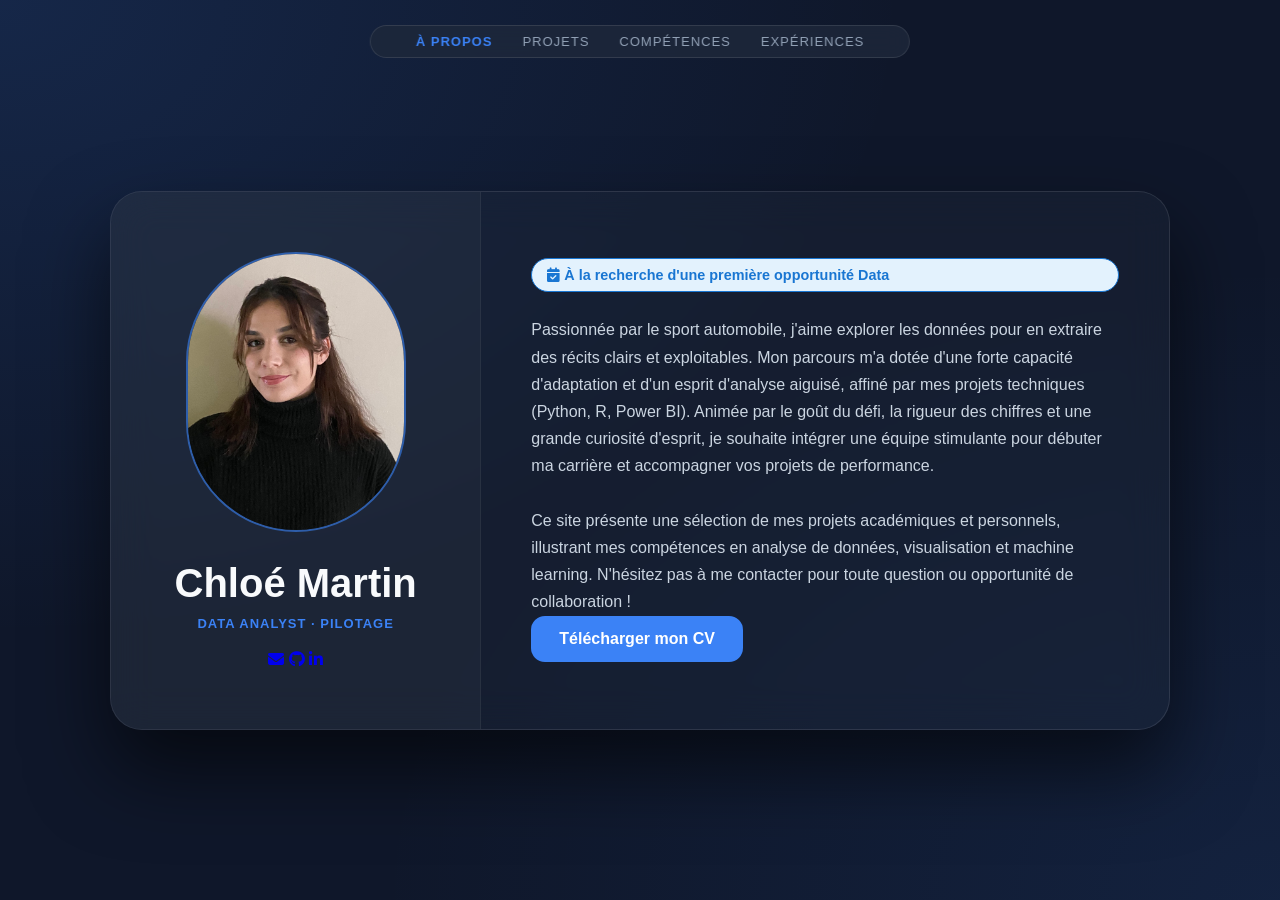
<file: index.html>
<!DOCTYPE html>
<html lang="fr">
<head>
  <meta charset="UTF-8" />
  <title>Chloé Martin — Portfolio</title>
  <meta name="viewport" content="width=device-width, initial-scale=1.0" />
  <link rel="stylesheet" href="style.css" />
  <link rel="stylesheet" href="https://cdnjs.cloudflare.com/ajax/libs/font-awesome/6.5.1/css/all.min.css">
</head>
<body>
    <nav class="navbar">
        <div class="nav-links">
            <a href="#home-page" id="link-home">À propos</a>
            <a href="#projects-page" id="link-projects">Projets</a>
            <a href="#process-page" id="link-process">En cours</a>
            <a href="#skills-page" id="link-skills">Compétences</a>
            <a href="#experience-page" id="link-experience">Expériences</a>
        </div>
    </nav>

    <section id="home-page">
        <main class="container">
            <section class="profile-card">
            <div class="left-col">
                <div class="img-wrapper">
                    <img src="images/moi.jpeg" alt="Chloé Martin" />
                </div>
                <h1>Chloé Martin</h1>
                <p class="roles">Data Analyst · Pilotage</p>

                <div class="social-links">
                    <a href="mailto:chloe_martin45@outlook.com" title="Email" target="_blank"><i class="fa-solid fa-envelope"></i></a>
                    <a href="https://github.com/ChloMartin45" target="_blank" title="GitHub"><i class="fa-brands fa-github"></i></a>
                    <a href="https://www.linkedin.com/in/chloé-martin-b72277300" target="_blank" title="LinkedIn"><i class="fa-brands fa-linkedin-in"></i></a>
                </div>
            </div>
        
            <div class="right-col">
                <div class="availability-badge">
                    <i class="fa-solid fa-calendar-check"></i> À la recherche d'une première opportunité Data
                </div>
            
                <p class="description">
                    Passionnée par le sport automobile, j'aime explorer les données pour en extraire des récits clairs et exploitables. Mon parcours m'a dotée d'une forte capacité d'adaptation et d'un esprit d'analyse aiguisé, affiné par mes projets techniques (Python, R, Power BI). Animée par le goût du défi, la rigueur des chiffres et une grande curiosité d'esprit, je souhaite intégrer une équipe stimulante pour débuter ma carrière et accompagner vos projets de performance.
                    <br><br>
                    Ce site présente une sélection de mes projets académiques et personnels, illustrant mes compétences en analyse de données, visualisation et machine learning. N'hésitez pas à me contacter pour toute question ou opportunité de collaboration !
                </p>
            
                <div class="actions">
                    <a href="assets/CV Chloé Martin.pdf" target="_blank" class="btn">Télécharger mon CV</a>
                </div>
            </div>
            </div>
            </section>
        </main>
    </section>

    <section id="projects-page" class="sub-page">

        <main class="container">
    
            <h3 class="section-title">Projets personnels & challenges</h3>
    
            <section class="profile-card project-box featured-project">
                <div class="left-col">
                    <div class="category-icon">
                        <i class="fa-solid fa-chart-pie"></i>
                    </div>
    
                    <span class="project-badge">Challenge Dataviz 2026</span>
    
                    <h2>Odissé Dataviz Challenge</h2>
    
                    <p class="roles">
                        R · Python · Dash · Plotly · Open Data
                    </p>
                </div>
    
                <div class="right-col">
                    <p class="description">
                        Comment les <strong>inégalités sociales et territoriales de santé</strong>
                        se combinent-elles avec l'accessibilité aux médecins généralistes
                        en France ?
                        <br><br>
    
                        Réalisé dans le cadre de l'<strong>Odissé Dataviz Challenge 2026</strong>,
                        ce projet croise plusieurs sources de données publiques afin
                        d'explorer les disparités de santé entre populations et territoires.
                        <br><br>
    
                        Les données sont préparées et analysées sous <strong>R</strong>,
                        puis intégrées dans une application interactive développée avec
                        <strong>Python, Dash et Plotly</strong>. L'application permet
                        d'explorer les inégalités sociales, les différences territoriales
                        d'accès aux soins et différents profils régionaux.
                    </p>
    
                    <div class="project-highlights">
                        <span><i class="fa-solid fa-database"></i> Données multi-sources</span>
                        <span><i class="fa-solid fa-map"></i> Analyse territoriale</span>
                        <span><i class="fa-solid fa-code"></i> R · Préparation des données</span>
                        <span><i class="fa-solid fa-code"></i> R · Classification exploratoire</span>
                        <span><i class="fa-solid fa-chart-column"></i> Python · Dataviz interactive</span>
                    </div>
    
                    <div class="actions-links">
                        <a
                            href="https://odisse-dataviz-challenge26-sante.onrender.com"
                            class="btn-project"
                            target="_blank"
                            rel="noopener noreferrer"
                        >
                            <i class="fa-solid fa-arrow-up-right-from-square"></i>
                            Explorer l'application
                        </a>
    
                        <a
                            href="https://github.com/ChloMartin45/Odisse_Challenge26"
                            class="sub-link project-source-link"
                            target="_blank"
                            rel="noopener noreferrer"
                        >
                            <i class="fa-brands fa-github"></i>
                            Code source
                        </a>
                    </div>
                </div>
            </section>
    
    
            <h3 class="section-title">Dans le cadre du master</h3>

            <section class="profile-card project-box">
                <div class="left-col">
                    <div class="category-icon"><i class="fa-solid fa-chart-line"></i></div>
                    <h2>Analyse Cyclable</h2>
                    <p class="roles">R · Dashboard · ACM · Clustering</p>
                    <p class="collab">En collaboration avec Rachel Mellot et Pierre Dumont-Roty</p>
                </div>
                <div class="right-col">
                    <p class="description">
                        Cette étude complète analyse les <strong>infrastructures cyclables et la sécurité routière</strong> dans l'Indre-et-Loire (37) à partir des données de l'Open Data University et de l'ONISR. 
                        <br><br>
                        Le projet combine un <strong>Dashboard interactif</strong> (cité comme exemple de réutilisation sur 
                        <a href="https://www.data.gouv.fr/fr/reuses/analyse-des-infrastructures-cyclables-et-securite-des-cyclistes-en-france/" target="_blank" class="collab-link">data.gouv.fr</a>) 
                        et une analyse statistique avancée. À travers une <strong>ACM et un clustering</strong>, nous avons identifié les profils types d'accidents pour proposer des mesures de prévention ciblées.
                    </p>
                    <div class="actions-links">
                        <a href="assets/Dashboard_Velo.html" class="btn-project" target="_blank" rel="noopener noreferrer">Consulter le Dashboard</a>
                        <a href="assets/Diapo_oral_ACM_Clustering.pdf" class="sub-link" target="_blank" rel="noopener noreferrer">Support Oral</a>
                        <a href="assets/Dossier_Velo.pdf" class="sub-link" target="_blank" rel="noopener noreferrer">Dossier PDF</a>
                    </div>
                </div>
            </section>

            <section class="profile-card project-box">
                <div class="left-col">
                    <div class="category-icon"><i class="fa-solid fa-chart-line"></i></div>
                    <h2>Analyse & Prédiction des AVC</h2>
                    <p class="roles">R · Classification · Régressions · Santé</p>
                </div>
                <div class="right-col">
                    <p class="description">
                        L'objectif de ce projet est d'automatiser la <strong>détection précoce du risque d'AVC</strong> en fonction du mode de vie et des antécédents médicaux. 
                        <br><br>
                        À l'aide du langage <strong>R</strong>, j'ai implémenté et comparé plusieurs algorithmes de classification supervisée : 
                        <strong>Analyses Discriminantes, Random Forest et Boosting</strong>. La performance a été évaluée via des 
                        métriques de précision et de <strong>robustesse</strong> (Recall/AUC) afin de minimiser les faux négatifs 
                        et garantir une identification optimale des patients à risque.
                    </p>
                    <div class="actions-links">
                        <a href="assets/Dossier_classifcation.pdf" class="btn-project" target="_blank" rel="noopener noreferrer">Rendu PDF</a>
                    </div>
                </div>
            </section>

            <section class="profile-card project-box">
                <div class="left-col">
                    <div class="category-icon"><i class="fa-brands fa-github"></i></div>
                    <h2>Web Scraping - Machine Learning</h2>
                    <p class="roles">Python · WebScraping · Machine Learning</p>
                    <p class="collab">
                        En collaboration avec 
                        <a href="https://github.com/MatDepussay" target="_blank" class="collab-link" target="_blank" rel="noopener noreferrer">Mathias Depussay</a>
                    </p>
                </div>
                <div class="right-col">
                    <p class="description">
                        Développement d'un pipeline complet de collecte et d'analyse de données sur <strong>AutoScout24</strong> via Selenium et GitHub Actions. 
                    L'objectif central est de fournir un outil d'aide à la décision capable de <strong>détecter automatiquement les bonnes affaires et de signaler les arnaques potentielles</strong>. 
                    Grâce à un nettoyage par Polars et des modèles XGBoost (R² > 0.75), l'application <strong>Streamlit</strong> compare les prix du marché en temps réel pour isoler les annonces dont le prix est incohérent.
                    </p>
                    <div class="actions-links">
                        <a href="https://github.com/ChloMartin45/Projet_WebScraping" class="btn-project" target="_blank" rel="noopener noreferrer"><i class="fa-brands fa-github"></i> Voir sur GitHub</a>
                        <a href="https://projetwebscraping-hzcurwshhbzidaao576kxr.streamlit.app" class="btn-project" target="_blank" rel="noopener noreferrer">Voir la démo</a>
                    </div>
                </div>
            </section>

            <section class="profile-card project-box">
                <div class="left-col">
                    <div class="category-icon"><i class="fa-brands fa-github"></i></div>
                    <h2>Supply Chain</h2>
                    <p class="roles">Python · Réseau · Gestion · Optimisation</p>
                    <p class="collab">
                        En collaboration avec 
                        <a href="https://github.com/MatDepussay" target="_blank" class="collab-link" target="_blank" rel="noopener noreferrer">Mathias Depussay</a>
                    </p>
                </div>
                <div class="right-col">
                    <p class="description">
                        Conception d'une application de <strong>modélisation et d'optimisation de réseaux hydrauliques</strong>. 
                        L'outil permet de simuler des scénarios critiques, comme l'assèchement de sources ou la saturation de canalisations, pour tester la résilience des infrastructures. 
                        Grâce à des algorithmes de <strong>flot maximal</strong> et une interface Streamlit interactive, AquaFlow identifie automatiquement les travaux prioritaires pour garantir l'approvisionnement en eau des villes à 100%.
                    </p>
                    <div class="actions-links">
                        <a href="https://github.com/MatDepussay/Projet04" class="btn-project"><i class="fa-brands fa-github" target="_blank" rel="noopener noreferrer"></i> Voir sur GitHub</a>
                        <a href="https://projetreseau-ckylrcfc2bbrxip2u4mapk.streamlit.app" class="btn-project" target="_blank" rel="noopener noreferrer">Voir la démo</a>
                    </div>
                </div>
            </section>

            <section class="profile-card project-box">
                <div class="left-col">
                    <div class="category-icon"><i class="fa-solid fa-users-viewfinder"></i></div>
                    <h2>Économétrie : Mobilité & Salaire</h2>
                    <p class="roles">R · Économétrie · Insee</p>
                    <p class="collab">
                        En collaboration avec 
                        <a href="https://github.com/Ilayda-git" target="_blank" class="collab-link">Ilayda Yilmaz</a> 
                        et 
                        <a href="https://github.com/Edccyy" target="_blank" class="collab-link">Thomas Barat</a>
                    </p>
                </div>
                <div class="right-col">
                    <p class="description">
                        Analyse de l'impact causal de la mobilité professionnelle externe sur les trajectoires salariales en France (Enquête Emploi Insee). 
                        Correction du biais d'auto-sélection par l'approche de <strong>Lewbel (2012)</strong> exploitant l'hétéroscédasticité via le package <strong>REndo</strong>.
                        <br><br>
                        <strong>Résultats clés :</strong> Mise en évidence d'un biais d'atténuation dans les modèles standards (<strong>MCO</strong>) et d'une forte hétérogénéité de genre (gains nettement plus élevés pour les hommes). La mobilité s'interprète ici comme un mécanisme de révélation et de valorisation des différences de capital humain.
                    </p>
                    <div class="actions-links">
                        <a href="https://github.com/Ilayda-git/Dossier3R" class="btn-project"><i class="fa-brands fa-github" target="_blank" rel="noopener noreferrer"></i> Voir sur GitHub</a>
                        <a href="assets/Dossier_3R.pdf" class="btn-project"><i class="fa-solid fa-file-lines" target="_blank" rel="noopener noreferrer"></i> Revue Économique</a>
                    </div>
                </div>
            </section>

            <section class="profile-card project-box">
                <div class="left-col">
                    <div class="category-icon"><i class="fa-solid fa-database"></i></div>
                    <h2>Économétrie</h2>
                    <p class="roles">R · Données de Panel</p>
                    <p class="collab">En collaboration avec Rachel Mellot et Pierre Dumont-Roty</p>
                </div>
                <div class="right-col">
                    <p class="description">
                        Dans le cadre de cette étude, nous avons mobilisé des données provenant de la base
                        World Development Indicators (WDI). La croissance économique, en tant qu'indicateur clé 
                        de la performance des économies, suscite un intérêt majeur pour les économistes, investisseurs 
                        et décideurs politiques. Cette analyse se concentre sur la comparaison de trois modèles économétriques : 
                        le modèle poolé, le modèle à effet aléatoire et le modèle within, afin de mieux comprendre les déterminants 
                        de la croissance du PIB et leurs implications.
                    </p>
                    <div class="actions-links">
                        <a href="assets/Projet_croissance_eco.pdf" class="btn-project" target="_blank" rel="noopener noreferrer">Rendu PDF</a>
                        <a href="assets/Projet_eco_html.html" class="btn-project" target="_blank" rel="noopener noreferrer">Version HTML</a>
                    </div>
                </div>
            </section>
        </main>
    </section>

    <section id="process-page" class="sub-page">

        <main class="container">

            <h3 class="section-title">Projets personnels</h3>
        </main>
    </section>

    <section id="skills-page" class="sub-page">

        <main class="skills-container">

            <div class="skills-grid">
                <div class="skill-card">
                    <i class="fa-brands fa-python icon"></i>
                    <h3>Python</h3>
                    <p class="packages">NumPy · Pandas · Polars ·  Matplotlib · Seaborn · Scikit-Learn · Selenium · Streamlit · Dash-bootstrap</p>
                </div>
    
                <div class="skill-card">
                    <i class="fa-solid fa-r icon"></i>
                    <h3>Langage R</h3>
                    <p class="packages">Tidyverse · Ggplot2 · FactoMineR · Dplyr · Caret</p>
                </div>
    
                <div class="skill-card">
                    <i class="fa-solid fa-database icon"></i>
                    <h3>SQL</h3>
                    <p class="description">Requêtage complexe, jointures et gestion de bases de données relationnelles.</p>
                </div>
    
                <div class="skill-card">
                    <i class="fa-solid fa-code icon"></i>
                    <h3>Développement Web</h3>
                    <p class="packages">HTML5 · CSS </p>
                </div>

                <div class="skill-card">
                    <i class="fa-solid fa-file-excel icon"></i>
                    <h3>Bureautique</h3>
                    <p class="packages">Microsoft Office Suite · Excel avancé · Power Query · Power Pivot · VBA · Power BI </p>
                </div>

                <div class="skill-card">
                    <i class="fa-solid fa-pen-nib icon"></i>
                    <h3>Rédaction</h3>
                    <p class="packages">LaTeX · Markdown</p>
                </div>
                
                <div class="skill-card">
                    <i class="fa-solid fa-laptop-code icon"></i>
                    <h3>Versioning & Tools</h3>
                    <p class="packages">
                        <span class="tag">Git</span>
                        <span class="tag">GitHub</span>
                        <span class="tag">VsCode</span>
                        <span class="tag">DataCamp</span>
                    </p>
                </div>
                
                <div class="skill-card">
                    <i class="fa-solid fa-user-group icon"></i>
                    <h3>Hard Skills</h3>
                    <p class="description"> <span class="tag">Tansformation et Nettoyage de BD</span> <span class="tag">Data Visualisation</span> <span class="tag">Machine Learning</span> <span class="tag">IA</span><span class="tag">Statistiques & Probabilités</span> <span class="tag">Économétrie</span> <span class="tag">Analyse exploratoire</span> <span class="tag">Classification supervisée</span> <span class="tag">Classification non supervisée</span></p>
                </div>

                <div class="skill-card">
                    <i class="fa-solid fa-user-group icon"></i>
                    <h3>Soft Skills</h3>
                    <p class="description">Travail d'équipe · Esprit d'analyse · Esprit de synthèse · Adaptabilité · Autonomie</p>
                </div>
            </div>
        </main>
    </section>

    <section id="experience-page" class="sub-page">
    
        <main class="container">

            <h3 class="section-title">Stages d'études</h3>

            <section class="profile-card project-box">
                <div class="left-col">
                    <div class="category-icon">
                        <i class="fa-solid fa-person-military-pointing"></i>
                    </div>
            
                    <h2>État-major du CFOT</h2>
            
                    <p class="roles">
                        Stage · Assistant de Pilotage · Data Analyst
                    </p>
            
                    <p class="duration">Avril 2026 — Septembre 2026</p>
                    <p class="duration">Lille (59)</p>
                </div>
            
                <div class="right-col">
            
                    <p class="description">
                        Exploitation et fiabilisation de données opérationnelles afin
                        d'améliorer le <strong>suivi des engagements et le pilotage
                        des activités de la Force Terrestre</strong>.
                        <br><br>
            
                        <strong>Principales réalisations :</strong>
                        <br>
                        • Fiabilisation du calcul d'indicateurs de soutenabilité et
                        automatisation de traitements sous <strong>Excel / VBA</strong>.
                        <br>
                        • Harmonisation et consolidation de plusieurs sources de données
                        relatives aux engagements opérationnels.
                        <br>
                        • Construction de modèles et tableaux de bord <strong>Power BI</strong>
                        rapprochant programmation, exécution et indicateurs de pilotage.
                        <br><br>
            
                        <strong>Outils :</strong>
                        <span class="tag">Excel</span>
                        <span class="tag">VBA</span>
                        <span class="tag">Power Query</span>
                        <span class="tag">Power Pivot</span>
                        <span class="tag">Power BI</span>
                    </p>
            
                    <div class="memory-box">

                        <div class="memory-header">
                            <div class="memory-title">
                                <i class="fa-solid fa-graduation-cap"></i>
                                Mémoire de fin d'études
                            </div>
                    
                            <span class="confidential-badge">
                                <i class="fa-solid fa-lock"></i>
                                Confidentiel
                            </span>
                        </div>
                    
                        <p class="memory-question">
                            « Dans quelle mesure la fiabilisation, l’harmonisation et la modélisation 
                            de données hétérogènes permettent-elles d’optimiser le pilotage des 
                            activités et d’appuyer la prise de décision opérationnelle au sein 
                            de la Division Emploi Opérationnel du CFOT ? »
                        </p>
                    
                        <a  href="assets/Note_synthese_CFOT_Chloe_Martin.pdf"
                            class="memory-link"
                            target="_blank"
                            rel="noopener noreferrer">
                            <i class="fa-solid fa-file-lines"></i>
                            Lire la note de synthèse
                            <i class="fa-solid fa-arrow-right"></i>
                        </a>
                    
                    </div>
                </div>
            </section>

            <section class="profile-card project-box">
                <div class="left-col">
                    <div class="category-icon">
                        <i class="fa-solid fa-building-columns"></i>
                    </div>
            
                    <h2>Crédit Agricole Touraine Poitou</h2>
            
                    <p class="roles">
                        Stage · Assistant de Pilotage · Data Analyst
                    </p>
            
                    <p class="duration">Avril 2025 — Juillet 2025</p>
                    <p class="duration">Tours (37)</p>
                </div>
            
                <div class="right-col">
            
                    <p class="description">
                        Exploitation de la donnée pour améliorer le
                        <strong>pilotage de l'activité et le suivi de la conformité</strong>
                        au sein du Service Dépôts Partenaires Successions.
                        <br><br>
            
                        <strong>Principales réalisations :</strong>
                        <br>
                        • Fiabilisation et structuration de bases de données internes.
                        <br>
                        • Automatisation de reportings et de processus récurrents avec
                        <strong>Excel et VBA</strong>.
                        <br>
                        • Conception de tableaux de bord dynamiques et exploitation de
                        <strong>Business Objects</strong> pour le suivi de la conformité.
                        <br><br>
            
                        <strong>Outils :</strong>
                        <span class="tag">Excel</span>
                        <span class="tag">VBA</span>
                        <span class="tag">Business Objects</span>
                    </p>
            
                    <div class="memory-box">

                        <div class="memory-header">
                            <div class="memory-title">
                                <i class="fa-solid fa-graduation-cap"></i>
                                Mémoire de stage
                            </div>
                    
                            <span class="confidential-badge">
                                <i class="fa-solid fa-lock"></i>
                                Confidentiel
                            </span>
                        </div>
                    
                        <p class="memory-question">
                            « Comment utiliser les data pour booster la performance
                            de la Direction Bancaire Recouvrement Assurances et plus
                            spécifiquement du Service Dépôts Partenaires Successions ? »
                        </p>
                    
                        <a href="assets/Note_synthese_CATP_Chloe_Martin.pdf"
                           class="memory-link"
                           target="_blank"
                           rel="noopener noreferrer">
                            <i class="fa-solid fa-file-lines"></i>
                            Lire la note de synthèse
                            <i class="fa-solid fa-arrow-right"></i>
                        </a>
                    </div>
                </div>
            </section>

            <h3 class="section-title">Autres Expériences</h3>

            <section class="profile-card project-box">
                <div class="left-col">
                    <div class="category-icon"><i class="fa-solid fa-building-columns"></i></div>
                    <h2>Acadomia</h2>
                    <p class="roles">Job Étudiant · Professeur de mathématiques particulier</p>
                    <p class="duration">Octobre 2024 - Mars 2026</p>
                    <p class="duration">Tours (37)</p>
                </div>
                <div class="right-col">
                    <p class="description">
                        <strong>Missions :</strong> 
                        <br>
                        • Soutien scolaire en mathématiques pour des élèves de collège et lycée (de la 5ème à la 1ère).
                        <br>
                        • Adaptation des méthodes pédagogiques en fonction des besoins spécifiques de chaque élève.
                        <br>
                        • Création de supports de cours personnalisés pour faciliter la compréhension des concepts mathématiques.
                        <br><br>
                        <strong>Compétences aquises :</strong> <span class="tag">Latex</span> <span class="tag">Capacité d'adaptation</span> <span class="tag">Organisation</span><span class="tag">Écoute active</span> <span class="tag">Formation</span>
                    </p>
                </div>
            </section>

            <section class="profile-card project-box">
                <div class="left-col">
                    <div class="category-icon"><i class="fa-solid fa-building-columns"></i></div>
                    <h2>Restauration</h2>
                    <p class="roles">Job Étudiant · Hotel · Restaurant</p>
                    <p class="duration">Août 2020 - Août 2024</p>
                    <p class="duration">Orléans (45) 
                        <br> Chambord (41)
                        <br> Amboise (37)
                    </p>
                </div>
                <div class="right-col">
                    <p class="description">
                        <strong>Missions :</strong> 
                        <br>
                        • Service en salle et en terrasse dans des établissements hôteliers et de restauration différents (Holly's Diner, Hôtel Mercure, Château de Chambord).
                        <br>
                        • Gestion de la relation client, prise de commandes et coordination avec l'équipe de cuisine pour assurer un service fluide et de qualité.
                        <br>
                        • Adaptation à des environnements de travail dynamiques et exigeants, tout en maintenant un haut niveau de professionnalisme et de satisfaction client.
                        <br><br>
                        <strong>Compétences aquises :</strong> <span class="tag">Bon relationnel</span> <span class="tag">Gestion de stress</span> <span class="tag">Polyvalence</span> <span class="tag">Efficience</span> <span class="tag">Relation client</span> 
                    </p>
                </div>
            </section>

        </main>
    </section>

</body>
</html>
</file>
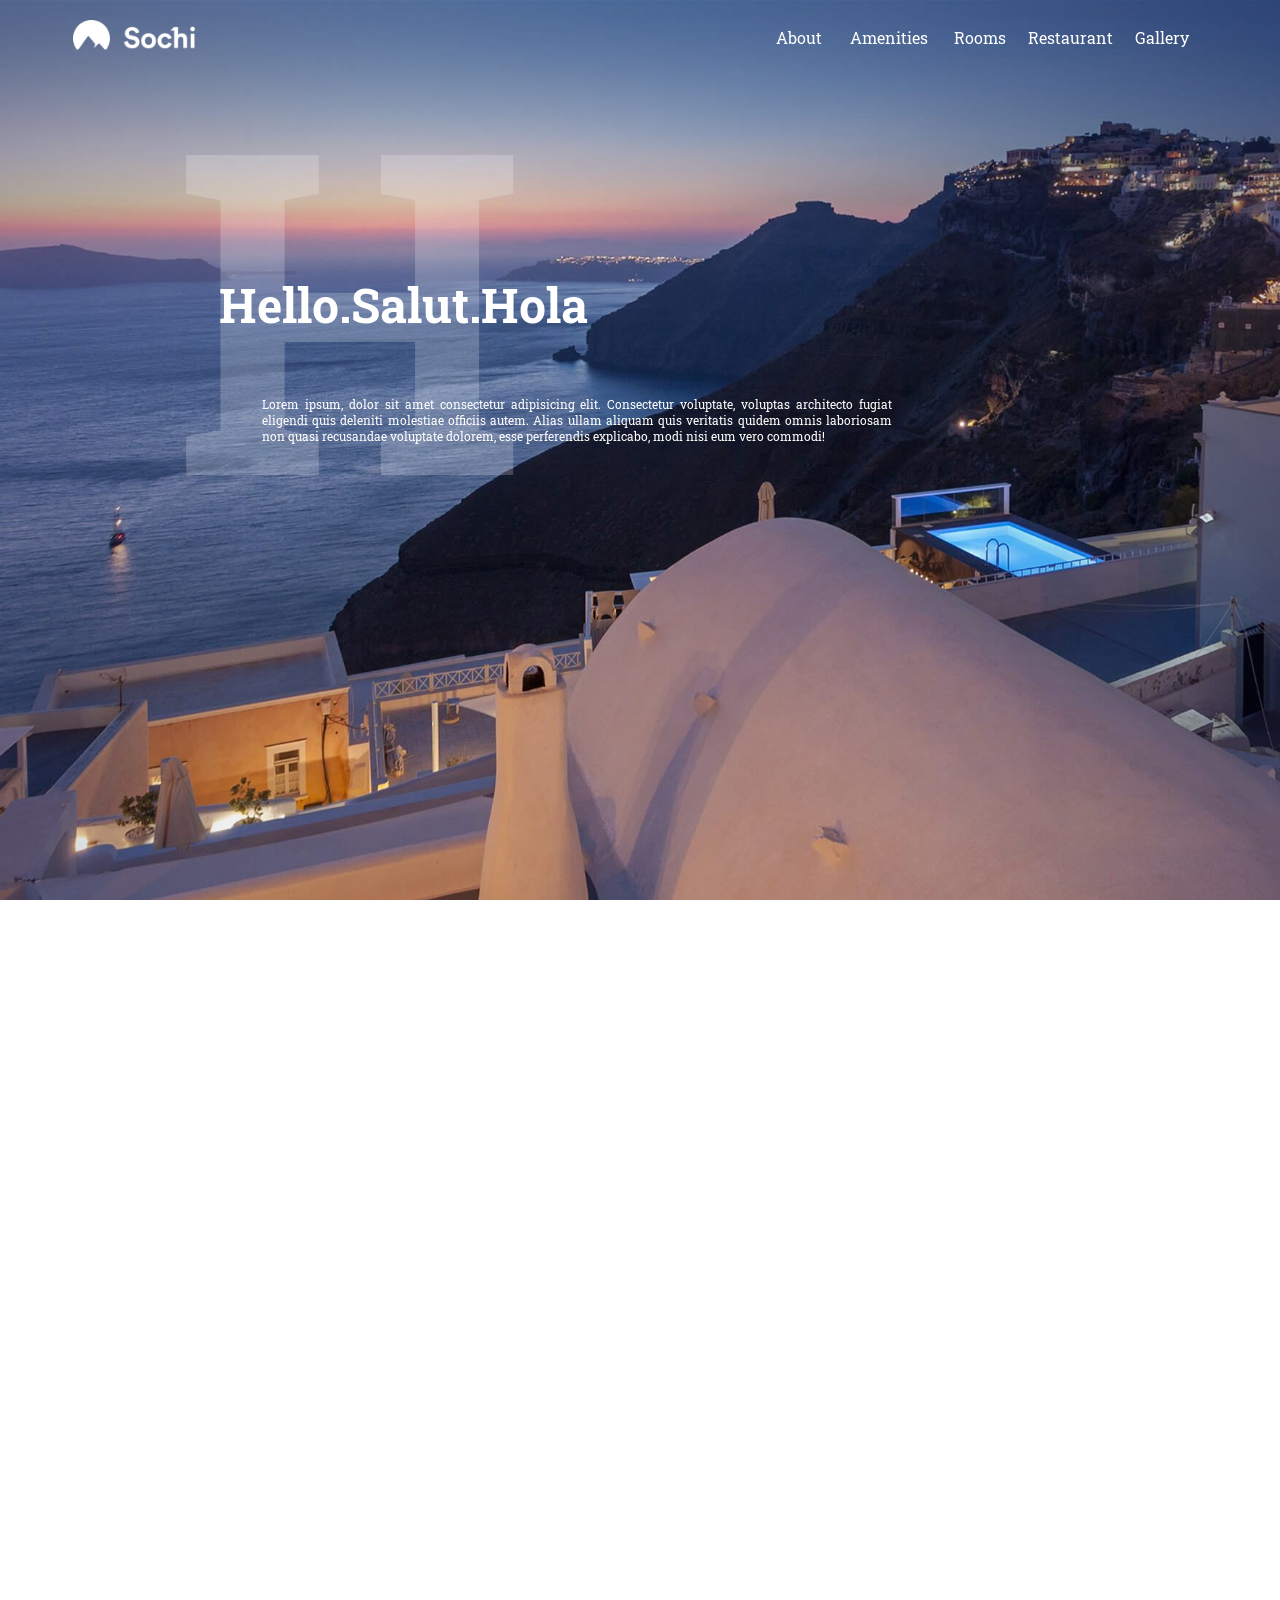
<file: EvaluationM1HTML/index.html>
<!DOCTYPE html>
<html lang="fr">
<head>
    <meta charset="UTF-8">
    <meta name="viewport" content="width=device-width, initial-scale=1.0">
    <title>Sochi</title>
    <link rel="stylesheet" href="styles.css">
    <link rel="stylesheet" href="https://pro.fontawesome.com/releases/v5.10.0/css/all.css"
    integrity="sha384-AYmEC3Yw5cVb3ZcuHtOA93w35dYTsvhLPVnYs9eStHfGJvOvKxVfELGroGkvsg+p"
    crossorigin="anonymous" />
</head>
<body>
    <section id="accueil">
    <header>
        <div class="logo"><img src="images/logo.png"></div>
        <nav class="nav-links">
            <a href="#about">About</a>
            <a href="#amenities">Amenities</a>
            <a href="#rooms">Rooms</a>
            <a href="#restaurant">Restaurant</a>
            <a href="#gallery">Gallery</a>
        </nav>
    </header>

    <main>
        <div class="H-content">
            <h1 class="title">Hello.Salut.Hola</h1>
            <p class="text-st3">Lorem ipsum, dolor sit amet consectetur adipisicing elit. Consectetur voluptate, voluptas architecto fugiat eligendi quis deleniti molestiae officiis autem. Alias ullam aliquam quis veritatis quidem omnis laboriosam non quasi recusandae voluptate dolorem, esse perferendis explicabo, modi nisi eum vero commodi!</p>
        </div>
    </main>
    </section>

    <section id="about">
        <div class="about-image">
            <img src="images/a1.jpg" class="image1">
            <img src="images/a2.jpg" class="image2">
        </div>
        <div class="about-text">
            <p class="sous-titre">RAISING COMFORT TO THE HIGHEST LEVEL</p>
            <h3>Welcome to Luviana Hotel Resort</h3>
            <p class="text1">Lorem ipsum dolor sit amet consectetur adipisicing elit. Placeat voluptatem reprehenderit unde, architecto eius, molestias reiciendis ex, eum aperiam molestiae autem dignissimos sed consectetur. Ipsam rem voluptate aperiam minus sint.</p>
            <p class="text2">Lorem ipsum dolor sit amet consectetur, adipisicing elit. Exercitationem labore inventore praesentium enim dicta ipsa commodi, consequatur id sequi beatae blanditiis quas iusto debitis optio sint quasi, soluta illo asperiores at saepe. Alias, ad enim?</p>
            <nav>
                <a href="#accueil">Home</a>
            </nav>
        </div>
    </section>

    <section id="amenities">
        <div class="background-con">
            <div class="overlay-text">
                <h3 class="sous-titre4">Our Amenities</h3>
                <p class="text-st">Lorem ipsum, dolor sit amet consectetur adipisicing elit. Inventore magni dolor molestiae eaque saepe! Similique vitae ea assumenda magnam aliquid aliquam accusamus at, nemo commodi eveniet quod fugiat, facere distinctio!</p>
                <div class="icon-list">
                    <p><i class="fas fa-swimming-pool"></i>Swimming pool</p>
                    <p><i class= "fas fa-ship"></i>Boat Tours</p>
                    <p> <i class="fas fa-water"></i>Diving & smorking</p>
                    <p> <i class="fas fa-dumbbell"></i>Gym & yogo</p>
                    <p> <i class="fas fa-swimmer"></i>Surfing Lessons</p>
                    <p> <i class="fas fa-umbrella-beach"></i>Private Beach</p>
                    <p> <i class= "fas fa-spa"></i>Spa & massage</p>
                    <p> <i class="fas fa-microphone"></i>Conference room</p>
                </div>
            </div>
            <a href="#accueil">Home</a>
        </div>
    </section>
    <section id="rooms">
        <header>
            <p class="sous-titre2">RAISING COMFORT TO THE HIGHEST LEVEL</p>
            <nav>
                <a href="#accueil">Home</a>
            </nav>
        </header>
        <main>
            <h3 class="room-title">Rooms $ Suites</h3>
            <div class="chambres">
                <div class="chambre1">
                <img src="images/r1.jpg" alt="">
                    <h3>Superior Soble Rooms</h3>
                    <p>$<span>129</span> /per night</p>
                </div>   
            
                <div class="chambre2">
                <img src="images/r2.jpg" alt="Chambre Confort">
                    <h3>Superior Soble Rooms</h3>
                    <p>$<span>129</span> /per night</p>
                </div>
        
                <div class="chambre3">
                <img src="images/r3.jpg" alt="Chambre Standard">
                    <h3>Superior Soble Rooms</h3>
                    <p>$<span>129</span> /per night</p>
                </div>
            </div>
        </main>
    </section>
    <section id="restaurant">
        <div class="restaurant-container">
        
            <div class="restaurant-image">
                <img src="images/re.jpg" alt="">
            </div>
    
            <div class="restaurant-content">
                <h3 class="sous-titre3">Our Restaurant</h3>
                <div class="button">
                    <p>Lorem, ipsum dolor sit amet consectetur adipisicing elit. Nesciunt corporis placeat, ab vero deleniti saepe veniam ad.</p>
                    <a href="#accueil">Home</a>
                </div>

                <div class="restaurant-gallery">
                    <div class="resto-item">
                        <img src="images/french-food.jpg" alt="">
                        <div class="overlay">
                            <h3>French Kitchen</h3>
                            <p>Lorem ipsum dolor sit, amet consectetur adipisicing elit. Esse dicta, quidem impedit velit ipsam tempore ut ullam expedita rem et labore atque doloribus consequuntur. Similique ullam tenetur molestiae aliquid delectus.</p>
                        </div>
                    </div>

                    <div class="resto-item">
                        <img src="images/mexican-food.jpg" alt="">
                        <div class="overlay">
                            <h3>Mexican Kitchen</h3>
                            <p>Lorem ipsum dolor sit, amet consectetur adipisicing elit. Esse dicta, quidem impedit velit ipsam tempore ut ullam expedita rem et labore atque doloribus consequuntur. Similique ullam tenetur molestiae aliquid delectus.</p>
                        </div>
                    </div>

                    <div class="resto-item">
                        <img src="images/italian-food.jpg" alt="">
                        <div class="overlay">
                            <h3>Italian Kitchen</h3>
                            <p>Lorem ipsum dolor sit, amet consectetur adipisicing elit. Esse dicta, quidem impedit velit ipsam tempore ut ullam expedita rem et labore atque doloribus consequuntur. Similique ullam tenetur molestiae aliquid delectus.</p>
                        </div>
                    </div>

                    <div class="resto-item">
                        <img src="images/deutch-food.jpg" alt="">
                        <div class="overlay">
                            <h3>Deutch Kitchen</h3>
                            <p>Lorem ipsum dolor sit, amet consectetur adipisicing elit. Esse dicta, quidem impedit velit ipsam tempore ut ullam expedita rem et labore atque doloribus consequuntur. Similique ullam tenetur molestiae aliquid delectus.</p>
                        </div>
                    </div>
                </div>
            </div>
    
        </div> 
    </section>
    <section id="gallery">
        <p class="sous-titre5">WELCOME TO OUR PHOTO GALLERY</p>
        <div class="header-gallery">
            <h3 class="title-gallery">Photo Gallery of Our Hotel</h3>
            <a href="#accueil">Home</a>
        </div>
        <div class="gallery">
            <!-- Inputs radio cachés -->
            <input type="radio" id="img1" name="gallery" checked>
            <input type="radio" id="img2" name="gallery">
            <input type="radio" id="img3" name="gallery">
            <input type="radio" id="img4" name="gallery">
            <input type="radio" id="img5" name="gallery">
            <input type="radio" id="img6" name="gallery">
            <input type="radio" id="img7" name="gallery">
            <input type="radio" id="img8" name="gallery">
        
            <div class="gallery-display">
                <label for="img1" class="gallery-item">
                    <img src="images/g1.jpg" alt="Image 1">
                </label>
                <label for="img2" class="gallery-item">
                    <img src="images/g2.jpg" alt="Image 2">
                </label>
                <label for="img3" class="gallery-item">
                    <img src="images/g3.jpg" alt="Image 3">
                </label>
                <label for="img4" class="gallery-item">
                    <img src="images/g4.jpg" alt="Image 4">
                </label>
                <label for="img5" class="gallery-item">
                    <img src="images/g5.jpg" alt="Image 5">
                </label>
                <label for="img6" class="gallery-item">
                    <img src="images/g6.jpg" alt="Image 6">
                </label>
                <label for="img7" class="gallery-item">
                    <img src="images/g7.jpg" alt="Image 7">
                </label>
                <label for="img8" class="gallery-item">
                    <img src="images/g8.jpg" alt="Image 8">
                </label>
            </div>
        </div>
        
    </section>
</body>
</html>
</file>
<file: style.css>
/* --- 1. BASE & RESET --- */
* {
    margin: 0; padding: 0; box-sizing: border-box;
    font-family: 'Inter', sans-serif;
}

body {
    background: #0f172a;
    color: #f8fafc;
    min-height: 100vh;
    overflow-y: auto;     
    overflow-x: hidden;
}

/* --- 2. LOGIQUE DE NAVIGATION --- */

#home-page {
    min-height: 100vh;
    width: 100%;
    display: flex;
    overflow: visible;
    justify-content: center;
    align-items: center;
    position: relative;
    background-image: radial-gradient(at 0% 0%, rgba(59, 130, 246, 0.15) 0px, transparent 50%),
                      radial-gradient(at 100% 100%, rgba(59, 130, 246, 0.1) 0px, transparent 50%);
}

.sub-page {
    height: 100vh;
    width: 100%;
    overflow-y: auto;     
    overflow-x: hidden;
    display: none;
    -webkit-overflow-scrolling: touch;
}

#home-page {
    display: flex; /* accueil visible par défaut */
}

/* Affichage dynamique des pages */
#projects-page:target, 
#process-page:target,
#skills-page:target,
#experience-page:target {
    display: block !important;
}

@media (max-width: 850px) {
    body {
        overflow-y: auto;
    }

    .sub-page {
        height: auto;
        min-height: 100vh;
        overflow: visible; /* ✅ clé */
        background: #0f172a;
    }
}

/* Masquer les liens de navigation vers la page en cours */ 

#link-process {
    display: none;
}

/* Masquer la section entière */
#process-page {
    display: none;
}



/* --- 3. NAVBAR UNIQUE --- */
@media (max-width: 400px) {
    .navbar {
        border-radius: 20px;
    }

    .nav-links a {
        margin: 0 8px;
        font-size: 11px;
    }
}
.navbar {
    position: fixed;
    top: 25px; left: 50%;
    transform: translateX(-50%);
    background: rgba(30, 41, 59, 0.8);
    backdrop-filter: blur(12px);
    border: 1px solid rgba(255, 255, 255, 0.1);
    border-radius: 100px;
    padding: 8px 30px;
    z-index: 5000;
    display: flex;
}

.nav-links {
    display: flex;
    flex-wrap: wrap;
    justify-content: center;
}

.nav-links a {
    text-decoration: none;
    color: #94a3b8;
    font-size: 13px;
    font-weight: 500;
    margin: 0 15px;
    transition: 0.3s;
    text-transform: uppercase;
    letter-spacing: 1px;
}

.nav-links a:hover { color: #3b82f6; }

/* LOGIQUE DE COULEUR DYNAMIQUE */
/* Par défaut, le lien "Accueil" est mis en avant */
#link-home { color: #3b82f6 !important; font-weight: 700; }

body:has(#projects-page:target) #link-home,
body:has(#process-page:target) #link-home,
body:has(#skills-page:target) #link-home,
body:has(#experience-page:target) #link-home{
    color: #94a3b8 !important;
    font-weight: 500;
}

body:has(#projects-page:target) #link-projects,
body:has(#process-page:target) #link-process,
body:has(#skills-page:target) #link-skills,
body:has(#experience-page:target) #link-experience {
    color: #3b82f6 !important;
    font-weight: 700;
}

/* Cacher l'accueil quand une sub-page est active */
body:has(#projects-page:target),
body:has(#process-page:target),
body:has(#skills-page:target),
body:has(#experience-page:target) {
    overflow-y: auto; /* scroll sur le body */
}

body:has(#projects-page:target) #home-page,
body:has(#process-page:target) #home-page,
body:has(#skills-page:target) #home-page,
body:has(#experience-page:target) #home-page {
    display: none; /* accueil invisible */
}


/* --- 4. CONTENEURS & CARTES (Harmonisation des pages Projets/Process) --- */

.container {
    width: 100%;
    max-width: 1100px;
    margin: 0 auto;
    padding: 140px 20px 80px;
}

.profile-card {
    background: rgba(30, 41, 59, 0.4);
    backdrop-filter: blur(20px);
    border: 1px solid rgba(255, 255, 255, 0.1);
    border-radius: 32px;
    display: flex;
    overflow: hidden;
    box-shadow: 0 40px 80px rgba(0, 0, 0, 0.6);
    width: 100%;
    margin-bottom: 40px;
}

.left-col {
    background: rgba(255, 255, 255, 0.03);
    padding: 60px 40px;
    flex: 0 0 clamp(260px, 35%, 380px);
    text-align: center;
    border-right: 1px solid rgba(255, 255, 255, 0.05);
    display: flex;
    flex-direction: column;
    justify-content: center;
    align-items: center;
}

.right-col {
    padding: 50px;
    flex: 1;
    display: flex;
    flex-direction: column;
    justify-content: center;
}

.availability-badge {
    background: #e3f2fd; /* Bleu très clair */
    color: #1976d2;    /* Bleu pro */
    padding: 8px 15px;
    border-radius: 20px;
    display: inline-block;
    font-weight: bold;
    font-size: 0.9rem;
    margin-bottom: 1.5rem;
    border: 1px solid #1976d2;
}


/* Un bouton secondaire pour l'équilibre */
.btn-outline {
    background: transparent;
    border: 2px solid #333;
    color: #333;
    margin-left: 10px;
}

/* --- 5. ÉLÉMENTS COMMUNS --- */

/* Photo de profil ovale (uniquement accueil) */
.img-wrapper img {
    width: min(220px, 100%);
    aspect-ratio: 11 / 14;
    border-radius: 110px;
    object-fit: cover;
    margin-bottom: 25px;
    border: 2px solid rgba(59, 130, 246, 0.6);
}

@media (max-width: 850px) {
    .img-wrapper img {
        width: 160px;
        aspect-ratio: 11 / 14;
        height: auto;
    }
}

h1 { font-size: 2.5rem; margin-bottom: 10px; }
h2 { font-size: 1.8rem; margin-bottom: 15px; color: #3b82f6; }

/* Badges de technologies / Rôles */
.roles { 
    color: #3b82f6; 
    font-weight: 700; 
    font-size: 13px;
    text-transform: uppercase;
    letter-spacing: 1px;
    margin-bottom: 20px; 
}

.description { font-size: 16px; line-height: 1.7; color: #cbd5e1; }

@media (max-width: 850px) {
    .description {
        font-size: 15px;
    }
}

/* Boutons & Liens */
.btn, .btn-project {
    display: inline-block;
    padding: 14px 28px;
    background: #3b82f6;
    color: #fff;
    text-decoration: none;
    border-radius: 14px;
    font-weight: 600;
    transition: 0.3s;
}

.btn:hover, .btn-project:hover {
    background: #2563eb;
    transform: translateY(-3px);
    box-shadow: 0 10px 20px rgba(59, 130, 246, 0.3);
}

.actions-links { display: flex; align-items: center; gap: 20px; margin-top: 25px; flex-wrap: wrap; }

.sub-link, .collab-link {
    color: #94a3b8;
    text-decoration: none;
    font-size: 14px;
    transition: 0.3s;
    border-bottom: 1px solid transparent;
}

.sub-link:hover, .collab-link:hover {
    color: #3b82f6;
    border-color: #3b82f6;
}

/* Éléments Spécifiques aux Projets */
.category-icon { font-size: 3.5rem; color: #3b82f6; margin-bottom: 15px; }
.collab { font-size: 13px; color: #64748b; margin-top: 15px; }

.status-badge {
    padding: 4px 12px;
    background: rgba(59, 130, 246, 0.15);
    border: 1px solid rgba(59, 130, 246, 0.4);
    color: #3b82f6;
    border-radius: 20px;
    font-size: 11px;
    font-weight: 700;
    text-transform: uppercase;
    margin-bottom: 10px;
    display: inline-block;
}


/* --- CONFIGURATION SKILLS PAGE --- */
/* On utilise le même conteneur que les projets pour l'alignement */
#skills-page .skills-container {
    max-width: 1100px;
    margin: 0 auto;
    padding: 140px 20px 80px; /* Aligné sur la navbar comme les projets */
}

/* Grille : 3 colonnes sur PC, s'adapte automatiquement */
#skills-page .skills-grid {
    display: grid;
    grid-template-columns: repeat(auto-fit, minmax(280px, 1fr));
    gap: 25px;
}

#skills-page .skill-card {
    background: rgba(30, 41, 59, 0.4);
    backdrop-filter: blur(20px);
    border: 1px solid rgba(255, 255, 255, 0.1);
    border-radius: 24px;
    padding: 35px;
    text-align: center;
    transition: all 0.3s ease;
    display: flex;
    flex-direction: column;
    align-items: center;
    justify-content: center;
}

#skills-page .skill-card:hover {
    transform: translateY(-5px);
    border-color: rgba(59, 130, 246, 0.5);
    background: rgba(30, 41, 59, 0.6);
}

#skills-page .skill-card .icon {
    font-size: 40px;
    color: #3b82f6;
    margin-bottom: 20px;
}

#skills-page .skill-card h3 {
    font-size: 20px;
    margin-bottom: 12px;
    color: #fff;
    letter-spacing: 1px;
}

#skills-page .packages {
    font-size: 14px;
    color: #3b82f6;
    font-weight: 600;
    line-height: 1.6;
}

#skills-page .description {
    font-size: 15px;
    color: #94a3b8;
    line-height: 1.6;
    }

#skills-page .tag {
    display: inline-block;
    background: rgba(59, 130, 246, 0.1);
    color: #3b82f6;
    padding: 2px 10px;
    border-radius: 6px;
    margin: 2px;
    font-size: 13px;
    border: 1px solid rgba(59, 130, 246, 0.3);
    }


/* --- STYLE DES BOX (Applicable à Projets et Expériences) --- */

/* Conteneur principal de la box */
.profile-card.project-box {
    background: rgba(30, 41, 59, 0.4); /* Fond sombre semi-transparent */
    backdrop-filter: blur(12px); /* Effet de flou en arrière-plan */
    border: 1px solid rgba(255, 255, 255, 0.1);
    border-radius: 32px;
    display: flex;
    width: 100%;
    max-width: 950px;
    margin: 0 auto 40px;
    overflow: hidden;
    transition: transform 0.3s ease, box-shadow 0.3s ease;
}

/* Effet au survol de la box */
.profile-card.project-box:hover {
    transform: translateY(-5px);
    box-shadow: 0 20px 40px rgba(0, 0, 0, 0.4);
    border-color: rgba(59, 130, 246, 0.4);
}

/* Colonne de gauche (Icône et Titre) */
.project-box .left-col {
    background: rgba(255, 255, 255, 0.03);
    padding: 40px;
    flex: 0 0 320px;
    display: flex;
    flex-direction: column;
    align-items: center;
    justify-content: center;
    text-align: center;
    border-right: 1px solid rgba(255, 255, 255, 0.05);
}

/* Colonne de droite (Description et Tags) */
.project-box .right-col {
    padding: 40px 50px;
    flex: 1;
    display: flex;
    flex-direction: column;
    justify-content: center;
}

/* --- ÉLÉMENTS INTERNES --- */

.category-icon {
    font-size: 45px;
    color: #3b82f6;
    margin-bottom: 20px;
}

.project-box h2 {
    font-size: 24px;
    color: #fff;
    margin-bottom: 8px;
}

.project-box .roles {
    font-size: 13px;
    color: #3b82f6;
    font-weight: 700;
    text-transform: uppercase;
    letter-spacing: 1.5px;
}

.project-box .description {
    font-size: 16px;
    line-height: 1.6;
    color: #cbd5e1;
    margin-bottom: 25px;
}

/* --- CONFIGURATION EXPERIENCE PAGE --- */
#experience-page {
    padding-top: 120px;
}

#experience-page .duration {
    font-size: 14px;
    color: #94a3b8;
    margin-top: 10px;
    font-weight: 500;
}

#experience-page .tag {
    display: inline-block;
    background: rgba(59, 130, 246, 0.1);
    color: #3b82f6;
    padding: 2px 10px;
    border-radius: 6px;
    margin: 2px;
    font-size: 13px;
    border: 1px solid rgba(59, 130, 246, 0.3);
}

/* Espacement entre les box */
#experience-page .project-box {
    margin-bottom: 40px;
}

/* Style spécifique pour les icônes d'expérience */
#experience-page .category-icon i {
    color: #3b82f6;
}

/* --- RESPONSIVE LOGIC --- */

@media (max-width: 850px) {
    /* 1. Navbar : on réduit la taille et l'espacement */
    .navbar {
        top: 10px;
        width: 95%;
        padding: 5px 10px;
        justify-content: center;
    }

    .nav-links a {
        margin: 0 8px;
        font-size: 11px;
    }

    /* 2. Containers : on réduit le padding haut pour coller à la petite navbar */
    .container, #skills-page .skills-container {
        padding-top: 100px;
    }

    /* 3. Cartes (Profile & Projects) : Passage en mode Colonne */
    .profile-card, .profile-card.project-box {
        flex-direction: column;
        border-radius: 20px;
        max-width: 100%;
    }

    .left-col, .project-box .left-col {
        flex: none;
        width: 100%;
        padding: 40px 20px;
        border-right: none;
        border-bottom: 1px solid rgba(255, 255, 255, 0.05);
    }

    .right-col, .project-box .right-col {
        padding: 30px 20px;
        text-align: center;
    }

    /* 4. Ajustements des éléments textuels */
    h1 { font-size: 1.8rem; }
    h2 { font-size: 1.5rem; }
    
    .img-wrapper img {
        width: 160px;
        height: 200px;
    }

    .actions-links {
        justify-content: center;
    }

    /* 5. Grille de compétences : on force 1 ou 2 colonnes max */
    #skills-page .skills-grid {
        grid-template-columns: 1fr; /* Une seule colonne sur mobile */
        gap: 15px;
    }
}

/* --- STYLE GÉNÉRIQUE POUR LES TITRES DE SECTION --- */

.section-title {
    width: 100%;
    max-width: 950px; 
    margin: 60px auto 30px; 
    font-size: 1.4rem;
    color: #f8fafc;
    text-transform: uppercase;
    letter-spacing: 2px;
    display: flex;
    align-items: center;
    gap: 20px;
}

/* Lignes décoratives */
.section-title::before,
.section-title::after {
    content: "";
    flex: 1;
    height: 1px;
    background: linear-gradient(
        to var(--direction, right), 
        rgba(59, 130, 246, 0.5), 
        transparent
    );
}

.section-title::before {
    --direction: left;
}

@media (max-width: 850px) {
    .section-title {
        font-size: 1.1rem;

        padding: 0 20px;
    }
}

/* --- PROJET PHARE : ODISSÉ DATAVIZ CHALLENGE --- */

.featured-project {
    border-color: rgba(59, 130, 246, 0.35);
    position: relative;
}

.featured-project::before {
    content: "";
    position: absolute;
    top: 0;
    left: 0;
    width: 100%;
    height: 3px;
    background: linear-gradient(
        90deg,
        transparent,
        #3b82f6,
        transparent
    );
}

.project-badge {
    display: inline-block;
    padding: 5px 12px;
    margin-bottom: 15px;

    background: rgba(59, 130, 246, 0.12);
    border: 1px solid rgba(59, 130, 246, 0.35);
    border-radius: 20px;

    color: #60a5fa;
    font-size: 11px;
    font-weight: 700;
    text-transform: uppercase;
    letter-spacing: 1px;
}

.project-highlights {
    display: flex;
    flex-wrap: wrap;
    gap: 10px;

    margin-top: 5px;
    margin-bottom: 5px;
}

.project-highlights span {
    display: inline-flex;
    align-items: center;
    gap: 7px;

    padding: 7px 11px;

    background: rgba(59, 130, 246, 0.08);
    border: 1px solid rgba(59, 130, 246, 0.18);
    border-radius: 8px;

    color: #94a3b8;
    font-size: 12px;
}

.project-highlights i {
    color: #3b82f6;
}

.project-source-link {
    display: inline-flex;
    align-items: center;
    gap: 7px;
}

@media (max-width: 850px) {

    .project-highlights {
        justify-content: center;
    }

}

/* --- MÉMOIRES --- */

.memory-box {
    margin-top: 18px;
    padding: 18px 20px;

    background: rgba(15, 23, 42, 0.45);
    border: 1px solid rgba(59, 130, 246, 0.18);
    border-radius: 16px;
}

.memory-header {
    display: flex;
    justify-content: space-between;
    align-items: center;
    gap: 15px;
    margin-bottom: 12px;
}

.memory-title {
    display: flex;
    align-items: center;
    gap: 8px;

    color: #f8fafc;
    font-size: 13px;
    font-weight: 700;
}

.memory-title i {
    color: #3b82f6;
}

.memory-question {
    margin: 0 0 14px;

    color: #cbd5e1;
    font-size: 13px;
    line-height: 1.5;
    font-style: italic;
}

.confidential-badge {
    display: inline-flex;
    align-items: center;
    gap: 6px;

    padding: 4px 9px;

    background: rgba(148, 163, 184, 0.08);
    border: 1px solid rgba(148, 163, 184, 0.18);
    border-radius: 20px;

    color: #94a3b8;
    font-size: 11px;
    white-space: nowrap;
}

.memory-link {
    display: inline-flex;
    align-items: center;
    gap: 7px;

    color: #3b82f6;
    font-size: 13px;
    font-weight: 600;

    text-decoration: none;
    transition: 0.3s;
}

.memory-link:hover {
    color: #60a5fa;
    transform: translateX(3px);
}

.memory-link .fa-arrow-right {
    font-size: 10px;
}

@media (max-width: 850px) {

    .memory-header {
        flex-direction: column;
        justify-content: center;
    }

    .memory-box {
        text-align: center;
    }

    .memory-link {
        justify-content: center;
    }
}
</file>
<file: EvaluationM1HTML/styles.css>
@import url('https://fonts.googleapis.com/css2?family=Roboto+Slab:wght@200;300;400;500;600;700;800;900&display=swap');
body, html {
    margin: 0;
    padding: 0;
    width: 100%;
    height: 100%;
    font-family: 'Roboto Slab', serif;
    position: relative;
    overflow: hidden;
}

/* SECTION ACCUEIL */

#accueil {
    background: url(images/home1.jpg) no-repeat center;
    background-size: cover;
    min-height: 100vh;
    padding: 10px;
}

#accueil header {
    display: flex;
    justify-content: space-between;
    align-items: center;
    padding: 10px 5%;
}

.logo img {
    height: 30px;
}

.nav-links {
    display: flex;
    width: 40%;
    justify-content: space-between;
    cursor: pointer;
}

.nav-links a {
    text-decoration: none;
    text-align: center;
    width: 60%;
    color: white;
}

.title {
    position: relative;
    margin-left: 15%;
    margin-top: 15%;
    padding: 20px;
    font-family: 'Roboto Slab',serif;
    font-size: 300%;
    font-style: normal;
    color: white;
    z-index: 1;
}

.title::after {
    content: "H"; /* Lettre en arrière-plan */
    position: absolute;
    transform: translate(-46vh, -30vh); /* Centrage */
    font-size: 50vh; /* Taille de la lettre */
    font-weight: bold;
    color: rgba(255, 255, 255, 0.2); /* Blanc transparent */
    z-index: 0; /* Derrière le texte */
    font-family: 'Roboto Slab',serif;
}

.text-st3 {
    text-align: justify;
    justify-content: right;
    margin-left: 20%;
    margin-right: 30%;
    font-family: 'Roboto Slab';
    font-size: 12px;
    color: white;
}

/* SECTION ABOUT */

#about {
    display: flex;
    justify-content: space-between;
    align-items: center;
    width: 80%;
    margin: auto;
    background-color: white;
}

.about-image {
    display: flex;
    flex-direction: column;
    align-items: center;
    width: 50%;
    justify-content: center;
}

.image1:hover {
    transform: scale(1.1);
}

.image2:hover {
    transform: scale(1.1);
}

.image1 {
    width: 60%;
    height: 20%;
    object-fit: cover;
    margin-top: 30%;
    margin-left: -35%;
    border: 3px solid rgb(193, 176, 134);
    border-radius: 10px;
    box-shadow: 8px 8px 15px black;
    z-index: 0;
}

.image2 {
    width: 55%;
    height: 20%;
    margin-top: -25%;
    margin-left: 20%;
    margin-bottom: 25%;
    border: 3px solid rgb(193, 176, 134);
    border-radius: 10px;
    box-shadow: 8px 8px 15px black;
    z-index: 1;
}

.about-text {
    width: 50%;
}

.sous-titre  {
    display: flex;
    flex-direction: column;
    font-size: 12px;
    margin-left: 10%;
    text-align: left;
    color: rgb(44, 43, 43);
    gap: 10px;
}

.sous-titre::before {
    content: "";
    display: block;
    width: 75px;
    height: 4px;
    background-color: rgb(193, 176, 134);
}

.about-text h3 {
    font-weight: 400;
    text-align: left;
    margin-left: 10%;
}

.text1 {
    font-size: 12px;
    text-align: justify;
    margin-left: 25%;
}

.text2 {
    font-size: 12px;
    text-align: justify;
    margin-left: 25%;
    margin-bottom: 10%;
}

.about-text a {
    display: flex;
    align-items: center;
    justify-content: center;
    text-decoration: none;
    margin-left: 25%;
    color: white;
    border: 3px solid white;
    background-color: rgb(193, 176, 134);
    width: 80px;
    height: 30px;
    border-radius: 25px;
    padding: 10px 20px;
    box-shadow: 2px 15px 20px rgba(0, 0, 0, 0.3);
}

/* PARTIE AMENITIES */

#amenities {
    height: 100vh;
    width: 100vw; /* Correction pour s'étendre sur toute la largeur */
    display: flex;
    justify-content: center;
    align-items: center;
}

.background-con {
    position: relative;
    width: 97%;
    height: 40vh;
    margin: auto;
    background: url('images/ami.jpg') no-repeat center center;
    background-size: cover; /* Ajustement de l'image */
    display: flex;
    flex-direction: row;
    align-items: center;
    justify-content: space-between; /* Meilleure répartition */
    padding: 20px;
    border: 2px solid rgb(193, 176, 134);
}

.overlay-text {
    display: flex;
    flex-direction: column;
    justify-content: center;
    align-items: flex-start;
    width: 40%;
    max-width: 500px; /* Limite la taille */
    height: auto; /* Évite une hauteur fixe inutile */
    background: rgba(63, 156, 193, 0.3);
    color: white;
    padding: 20px;
    border-radius: 20px;
    border: 3px solid rgb(193, 176, 134);
    box-shadow: 2px 15px 20px rgba(0, 0, 0, 0.3);
    transition: background-color 0.3s ease;
    margin-top: 25%;
    margin-left: 50%;
}

.overlay-text:hover {
    background-color: rgba(63, 156, 193, 0.6);
}

.sous-titre4 {
    font-size: 20px;
    font-weight: normal;
}

.text-st {
    font-size: 12px;
    text-align: justify;
}

.icon-list {
    display: grid;
    grid-template-columns: repeat(3, 1fr);
    gap: 10px;
    font-size: 12px;
}

i {
    margin-right: 10px;
}

.background-con a {
    display: flex;
    align-items: center;
    justify-content: center;
    text-decoration: none;
    margin-left: 2%;
    color: white;
    border: 3px solid white;
    background-color: rgb(193, 176, 134);
    width: 80px;
    height: 30px;
    border-radius: 30px;
    padding: 10px 20px;
    box-shadow: 2px 15px 20px rgba(0, 0, 0, 0.3);
    margin-top: 45%;
    cursor: pointer;
}

/* PARTIE ROOMS */

#rooms {
        display: flex;
        flex-direction: column;
        height: 100vh;
        justify-content: center;
}

#rooms header {
    display: flex;
    align-items: center;
    justify-content: space-between;
    padding: 10px 5%;
}

.sous-titre2  {
    display: flex;
    flex-direction: column;
    font-size: 12px;
    text-align: left;
    color:  rgb(108, 105, 105);
    gap: 10px;
}

.sous-titre2::before {
    content: "";
    display: block;
    width: 75px;
    height: 4px;
    background-color: rgb(193, 176, 134);
}

#rooms header a {
    display: flex;;
    align-items: center;
    justify-content: center;
    text-decoration: none;
    color: white;
    border: 3px solid white;
    background-color: rgb(193, 176, 134);
    width: 80px;
    height: 30px;
    border-radius: 25px;
    padding: 10px 20px;
    margin-right: 5%;
    box-shadow: 2px 15px 20px rgba(0, 0, 0, 0.3);
}

.room-title {
    margin-left: 5%;
    font-weight: normal;
    color: rgb(44, 43, 43);
    font-size: 18px;
}

.chambres {
    display: grid;
    grid-template-areas:
        "chambre1 chambre2 chambre3";
    justify-content: center; 
    gap: 20px;
    width: 90%; 
    margin-left: 5%;
    margin-right: 5%;
}

.chambres div {
    display: flex;
    flex-direction: column;
    height: 80%;
    border: 3px solid rgb(193, 176, 134); 
    text-align: left;
    border-radius: 5%;
    box-shadow: 5px 10px 10px rgba(0, 0, 0, 0.1);
    cursor: pointer;
}

.chambres img {
    width: 100%;
    height: 80%;
    object-fit: cover; 
    border-top-left-radius: 5%;  
    border-top-right-radius: 5%; 
    border-bottom-left-radius: 0;  
    border-bottom-right-radius: 0;
}

.chambres h3 {
    margin-top: 10px;
    font-size: 16px;
    padding-left: 15px;
    margin-bottom: 0%;
    font-weight: normal;
    color: rgb(44, 43, 43)
}

.chambres p {
    font-size: 12px;
    padding-left: 15px;
    color: rgb(159, 152, 152);
}

.chambres span {
    font-size: 16px;
    color: rgb(36, 33, 33);
}

/* PARTIE RESTAURANT */

.restaurant-container {
    display: flex; /* Active l'alignement horizontal */
    width: 95%; /* Prend toute la largeur de la page */
    align-items: center;
    justify-content: space-between;
    margin: 0 auto;
}

.restaurant-image {
    width: 30%; /* L’image prend 30% de la page */
    overflow: hidden; /* Cache ce qui dépasse */
    height: 85vh;
    border: 3px solid rgb(193, 176, 134);
    border-radius: 25px;
}

.restaurant-image img {
    width: 100%;
    height: 100%; /* Pleine hauteur */
    object-fit: cover; /* Évite la déformation */
}

.restaurant-content {
    width: 65%;
    padding: 20px;
    display: flex;
    flex-direction: column;
    justify-content: space-between;
}

.button {
    display: flex;
    align-items: center;
    justify-content: space-between;
    gap: 15px;
}
.sous-titre3 {
    font-size: 16px;
    color: rgb(44, 43, 43);
    font-family: 'Roboto Slab', serif;
    font-weight: normal;
}

.sous-titre3::before {
    content: "";
    display: block;
    width: 75px;
    height: 4px;
    margin-bottom: 10px;
    background-color: rgb(193, 176, 134);
}

#restaurant p {
    font-size: 12px;
}

#restaurant a {
    display: flex;
    align-items: center;
    justify-content: center;
    text-decoration: none;
    margin-top: -5%;
    color: white;
    border: 3px solid white;
    background-color: rgb(193, 176, 134);
    width: 80px;
    height: 30px;
    border-radius: 25px;
    padding: 10px 20px;
    box-shadow: 2px 15px 20px rgba(0, 0, 0, 0.3);
}

.restaurant-gallery {
    display: grid;
    grid-template-columns: repeat(2, 1fr); /* 2 colonnes */
    gap: 15px;
}

/* Conteneur de chaque image */
.resto-item {
    position: relative;
    overflow: hidden;
    border-radius: 25px;
    border: 4px solid rgb(193, 176, 134);
    box-shadow: 5px 5px 5px rgba(0, 0, 0, 1);
}

/* Images */
.resto-item img {
    width: 100%;
    height: 100%;
    object-fit: cover;
    transition: transform 0.3s ease-in-out;
}

/* Overlay : caché par défaut */
.overlay {
    position: absolute;
    width: 100%;
    height: 100%;
    display: flex;
    flex-direction: column;
    justify-content: center;
    align-items: center;
    transition: bottom 2s ease-in-out;
}

/* Style du texte */
.overlay h3, .overlay p {
    color: white;
    background-color: rgb(193, 176, 134,0.7);
    padding: 5px;
}

.overlay h3 {
    width: 100%;
    font-size: 20px;
    font-weight: normal;
    text-align: center;
}

.overlay p {
    border-radius: 15px;
    margin: 20px;
    font-size: 13px;
    text-align: justify;
}

.resto-item:hover .overlay {
    bottom: 0; /* Fait remonter l'overlay */
}

/* PARTIE GALLERY*/

#gallery {
    width: 100%;
    overflow-x: auto;
    align-items: center;
    justify-content: space-between;
    margin-top: 10%;
}
.sous-titre5  {
    display: flex;
    flex-direction: column;
    font-family: 'Roboto Slab', serif;
    font-size: 12px;
    margin-left: 10%;
    text-align: left;
    color:  rgb(51, 51, 51);
    gap: 10px;
}

.sous-titre5::before {
    content: "";
    display: block;
    width: 75px;
    height: 4px;
    background-color: rgb(193, 176, 134);
}

.header-gallery {
    display: flex;
    justify-content: space-between;
    width: 100%;
    align-items: center;
    padding: 0 10%; 
}

.title-gallery {
    font-size: 20px;
    font-weight: normal;
}

.header-gallery a {
    display: flex;
    align-items: center;
    justify-content: center;
    text-decoration: none;
    margin-right: 20%;
    color: white;
    border: 3px solid white;
    background-color: rgb(193, 176, 134);
    width: 80px;
    height: 30px;
    border-radius: 30px;
    padding: 10px 20px;
    box-shadow: 2px 15px 20px rgba(0, 0, 0, 0.3);
}

input[type="radio"] {
    display: none;
}

.gallery-display {
    display: flex;
    justify-content: center;
    width: 100%;
    height: 600px;
    flex-grow: 1;
    margin-right: 5%;
    margin-top: 5%;
}

/* Style de base pour toutes les images */
.gallery-item {
    height: auto;
    border: 3px solid rgb(193, 176, 134);
    border-radius: 15px;
    display: flex;
    align-items: center;
    justify-content: space-between;
    transition: all 0.5s ease-in-out;
    overflow: hidden;
    object-fit: cover;
    margin-bottom: 10%;
}

.gallery-item img {
    width: 100%;
    height: 100%;
    object-fit: cover;
}

/* Lorsque l'un des inputs est sélectionné, l'image associée devient plus grande */
#img1:checked ~ .gallery-display label[for="img1"],
#img2:checked ~ .gallery-display label[for="img2"],
#img3:checked ~ .gallery-display label[for="img3"],
#img4:checked ~ .gallery-display label[for="img4"],
#img5:checked ~ .gallery-display label[for="img5"],
#img6:checked ~ .gallery-display label[for="img6"],
#img7:checked ~ .gallery-display label[for="img7"],
#img8:checked ~ .gallery-display label[for="img8"] {
    width: 55%;
}

/* Les autres images deviennent plus petites */
#img1:checked ~ .gallery-display label:not([for="img1"]),
#img2:checked ~ .gallery-display label:not([for="img2"]),
#img3:checked ~ .gallery-display label:not([for="img3"]),
#img4:checked ~ .gallery-display label:not([for="img4"]),
#img5:checked ~ .gallery-display label:not([for="img5"]),
#img6:checked ~ .gallery-display label:not([for="img6"]),
#img7:checked ~ .gallery-display label:not([for="img7"]),
#img8:checked ~ .gallery-display label:not([for="img8"]) {
    width: 3%;
    filter: blur(1px);
}
</file>
